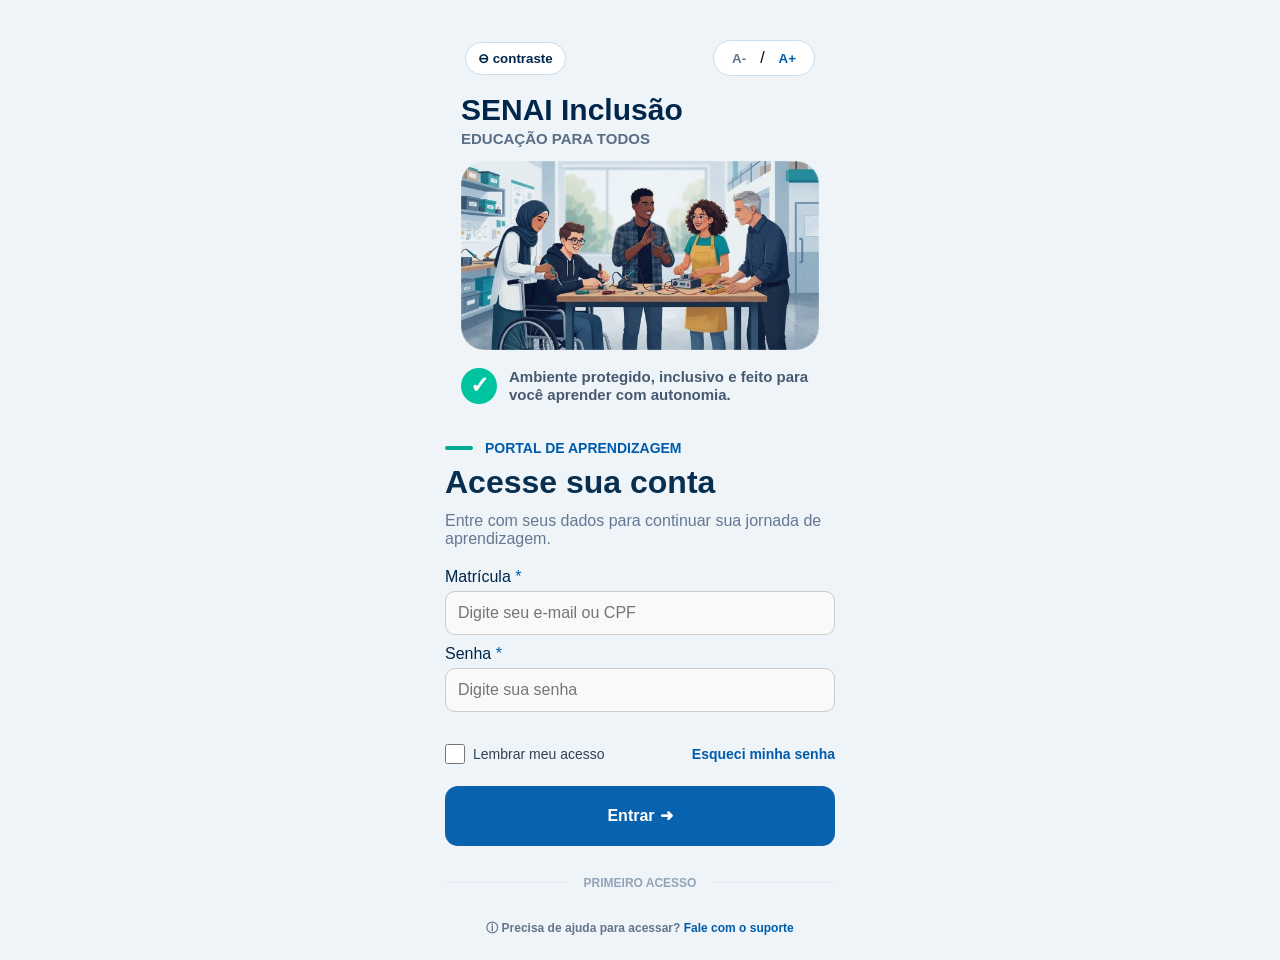
<file: index.html>
<!DOCTYPE html>
<html lang="pt-BR">
<head>
    <meta charset="UTF-8">
    <meta name="viewport" content="width=device-width, initial-scale=1.0">
    <title>SENAI INCLUSÃO - login</title>

    <!--Rederecionamento css-->
    <link rel="stylesheet" href="login.css">

</head>
<body>
    <form>
    <!--Inicio da tela-->
<div class="acecibilidade">
<button class="contraste">⊖ contraste</button>


<div class="tamanho-fonte">
<button>A-</button> 
<span>/</span>
<button class="paint">A+</button>
</div>

</div>
<!--Parte a cima da imagem colocando os textos-->
<div class="conteudo">

    <div class="desc">
<H1>SENAI Inclusão</H1>
<p class="subtitulo">EDUCAÇÃO PARA TODOS</p>

</div>
<!--imagem colocada-->
<img class="imagem-principal" src="imagem trabalho.jpeg" alt="imagem da tela de login">

<div class="descricao">
    <div class="icone-confirmacao">✓</div>
<!--textos abaixo da imagem-->
<p>Ambiente protegido, inclusivo e feito para você aprender com autonomia.</p>

    </div>
</div>
<!--Local de login-->
<div class="login-pasta">

    <div class="identificacao">
    <span class="linha"></span>
    
    <span style="color: #005CAA;"> PORTAL DE APRENDIZAGEM</span>
    </div>
    

    <div class="juntar-descricao">
    <H1>Acesse sua conta</H1>
    <p class="descricao">Entre com seus dados para continuar sua jornada de aprendizagem.</p>
    </div>


     <label style="color: #00274B;" for="matricula">Matrícula <span class="asteristico">*</span></label>
        <div class="campo">
        <span></span>
    <input type="text"
    placeholder="Digite seu e-mail ou CPF"
    id="matricula">
    </div>


    <label style="color: #00274B;" for="senha">Senha <span class="asteristico">*</span></label>
        <div class="campo">
            <span></span>
    <input type="text"
    placeholder="Digite sua senha"
    id="senha">
     <span></span>

    <br>

    
<div class="opcoes">

    <label class="lembrar">
        <input type="checkbox">
        Lembrar meu acesso
    </label>

    <a class="esqueci" href="">Esqueci minha senha</a>

</div>

<center>
    <a href="telainicio.html" class="entrar">
    Entrar <span>➜</span>
    </a>
</center>


<div class="divisor">
    <span></span>
<p>PRIMEIRO ACESSO</p>
    <span></span>
</div>
<!--rodapé do site - ajuda-->
<center>
<p class="suporte">
        ⓘ Precisa de ajuda para acessar?
        <a class="clique" href="">Fale com o suporte</a>
    </p>
</center>

</form>

</div>

</body>
</html>
</file>
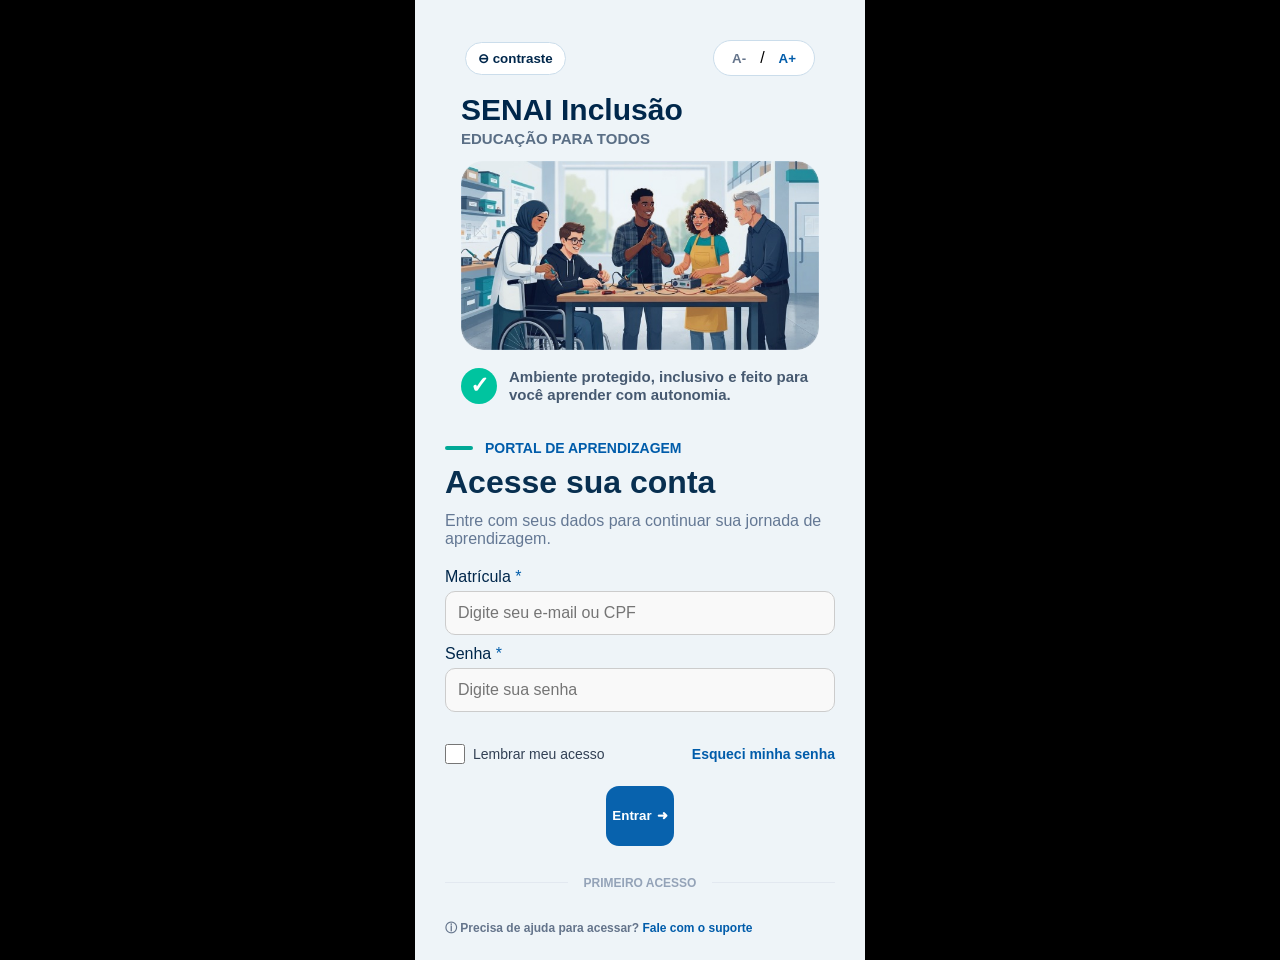
<file: site Senai inclusão/index.html>
<!DOCTYPE html>
<html lang="pt-BR">
<head>
    <meta charset="UTF-8">
    <meta name="viewport" content="width=device-width, initial-scale=1.0">
    <title>SENAI INCLUSÃO - login</title>

    <link rel="stylesheet" href="/css/login.css">

</head>
<body>
    <form>
    
<div class="acecibilidade">
<button class="contraste">⊖ contraste</button>


<div class="tamanho-fonte">
<button>A-</button> 
<span>/</span>
<button class="paint">A+</button>
</div>

</div>

<div class="conteudo">

    <div class="desc">
<H1>SENAI Inclusão</H1>
<p class="subtitulo">EDUCAÇÃO PARA TODOS</p>

</div>

<img class="imagem-principal" src="/img/imagem trabalho.jpeg" alt="imagem da tela de login">

<div class="descricao">
    <div class="icone-confirmacao">✓</div>

<p>Ambiente protegido, inclusivo e feito para você aprender com autonomia.</p>

    </div>
</div>

<div class="login-pasta">

    <div class="identificacao">
    <span class="linha"></span>
    
    <span style="color: #005CAA;"> PORTAL DE APRENDIZAGEM</span>
    </div>
    

    <div class="juntar-descricao">
    <H1>Acesse sua conta</H1>
    <p class="descricao">Entre com seus dados para continuar sua jornada de aprendizagem.</p>
    </div>


     <label style="color: #00274B;" for="matricula">Matrícula <span class="asteristico">*</span></label>
        <div class="campo">
        <span></span>
    <input type="text"
    placeholder="Digite seu e-mail ou CPF"
    id="matricula">
    </div>


    <label style="color: #00274B;" for="senha">Senha <span class="asteristico">*</span></label>
        <div class="campo">
            <span></span>
    <input type="text"
    placeholder="Digite sua senha"
    id="senha">
     <span></span>

    <br>

    
<div class="opcoes">

    <label class="lembrar">
        <input type="checkbox">
        Lembrar meu acesso
    </label>

    <a class="esqueci" href="">Esqueci minha senha</a>

</div>

<center>
    <button type="submit" class="entrar">
    Entrar <span>➜</span>
    </button>
</center>


<div class="divisor">
    <span></span>
<p>PRIMEIRO ACESSO</p>
    <span></span>
</div>

<p class="suporte">
        ⓘ Precisa de ajuda para acessar?
        <a class="clique" href="">Fale com o suporte</a>
    </p>

</form>

</div>

</body>
</html>
</file>
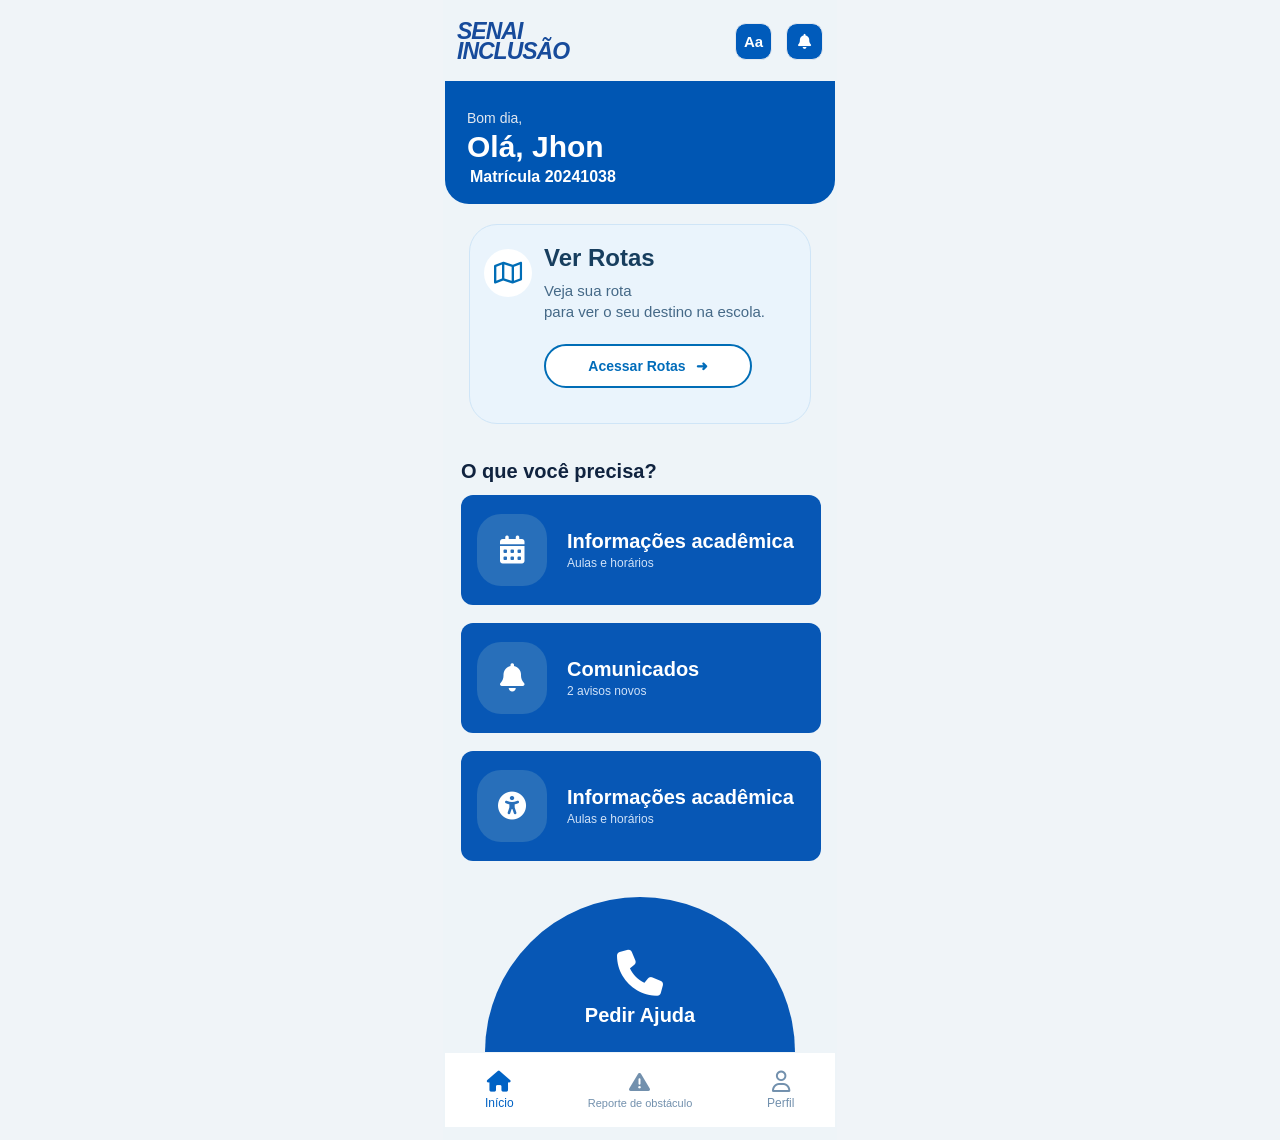
<file: telainicio.html>
<!DOCTYPE html>
<html lang="pt-BR">
<head>
    <meta charset="UTF-8">
    <meta name="viewport" content="width=device-width, initial-scale=1.0">
    <title>SENAI INCLUSÃO - Tela de inicio</title>

    <link rel="stylesheet" href="https://cdnjs.cloudflare.com/ajax/libs/font-awesome/6.4.0/css/all.min.css">

    <!--Rederecionamento css-->
    <link rel="stylesheet" href="telainicio.css">
</head>
<body>
    
<form>

   <!--cabeçalho da tela-->
<header class="cabecalho">

    <div class="logo">
        <span>SENAI</span>
        <span>INCLUSÃO</span>
    </div>
<!--botões e icones-->
    <div class="botoes-acessibilidade">
        <button class="botao-icone">Aa</button>

        <button class="botao-icone" aria-label="Notificações">
        <i class="fa-solid fa-bell"></i>
        </button>
    </div>

</header>

<!--background dos boas vindas-->
<div class="boas-vindas">
    <p>Bom dia,</p>
    <h1>Olá, Jhon</h1>
    <strong>Matrícula 20241038</strong>
</div>

<!--parte do mapa(background) e seus icones alinhados-->
<div class="conteudo-home">

    <section class="cartao-rotas">

        <div class="icone-mapa">
            <i class="fa-regular fa-map"></i>
        </div>

        <div class="informacoes-rotas">
            <h2>Ver Rotas</h2>

            <p>
                Veja sua rota<br>
                para ver o seu destino na escola.
            </p>

            <a href="telarotas.html" class="botao-rotas">
                Acessar Rotas <span>➜</span>
            </a>
        </div>

    </section>

</div>

<!--parte dos atalhos e as opções-->

<div class="interface">
    <h3 class="titulo-secao">O que você precisa?</h3>
    
<div class="calendario">
    <div
        <button class="icone-calendario" -label="Calendário">
        <i class="fa-solid fa-calendar-days"></i>
        </button>
    </div>

    <div class="info-calendario">
        <strong>Informações acadêmica</strong>
        <p>Aulas e horários</p>
    </div>

</div>

<br>

<div class="calendario">
    <div
        <button class="icone-calendario" -label="Calendário">
        <i class="fa-solid fa-bell"></i>
        </button>
    </div>

    <div class="info-calendario">
        <strong>Comunicados</strong>
        <p>2 avisos novos</p>
    </div>

</div>

<br>

<div class="calendario">
    <div
        <button class="icone-calendario" -label="Calendário">
        <i class="fa-solid fa-universal-access"></i>
        </button>
    </div>

    <div class="info-calendario">
        <strong>Informações acadêmica</strong>
        <p>Aulas e horários</p>
    </div>
    

</div>
    </div>


<!--parte da opção de pedir ajuda-->
    <div class="rodape-home">

    <button class="botao-pedir-ajuda">
        <i class="fa-solid fa-phone"></i>
        <span>Pedir Ajuda</span>
    </button>
    </div>

<!--Menu do app onde se locomove pelos icones-->
 <nav class="menu-inferior">
 
        <a href="#" class="item-menu ativo">
            <i class="fa-solid fa-house"></i>
            <span>Início</span>
        </a>

        <a href="#" class="item-menu">
            <i class="fa-solid fa-triangle-exclamation"></i>
            <span>Reporte de obstáculo</span>
        </a>

        <a href="#" class="item-menu">
            <i class="fa-regular fa-user"></i>
            <span>Perfil</span>
        </a>

    </nav>

</div>
    </div>
   


</form>

</div>

</body>
</html>
</file>
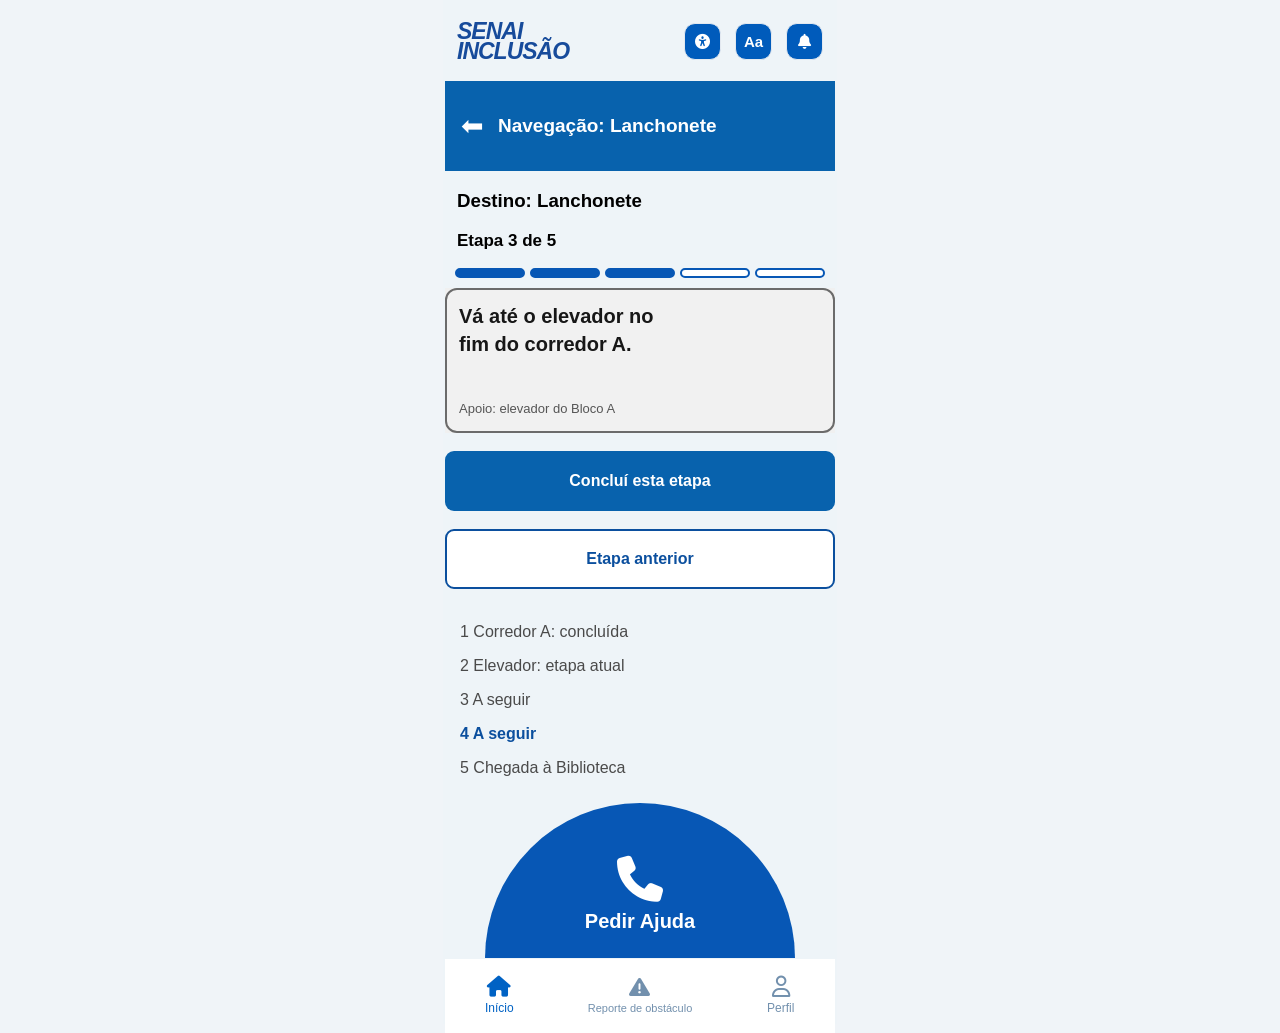
<file: telarotas.html>
<!DOCTYPE html>
<html lang="pt-BR">
<head>
    <meta charset="UTF-8">
    <meta name="viewport" content="width=device-width, initial-scale=1.0">
    <title>SENAI INCLUSÃO - Informações acadêmicas</title>

    <link rel="stylesheet" href="https://cdnjs.cloudflare.com/ajax/libs/font-awesome/6.4.0/css/all.min.css">

    <link rel="stylesheet" href="telarotas.css">

</head>
<body>
  <form>

   <!--cabeçalho da tela-->
<header class="cabecalho">

    <div class="logo">
        <span>SENAI</span>
        <span>INCLUSÃO</span>
    </div>
<!--botões e icones-->

    <div class="botoes-acessibilidade">

    <button class="botao-icone" aria-label="Acessibilidade">
        <i class="fa-solid fa-universal-access"></i>
    </button>

    <button class="botao-icone">Aa
    </button>

    <button class="botao-icone" aria-label="Notificações">
        <i class="fa-solid fa-bell"></i>
    </button>

</div>

</header>
<!--parte da navegação de tela e o botão de voltar-->
<header class="cabecalho-navegacao">
    <a href="telainicio.html" class="voltar" aria-label="Voltar"> ⬅
    </a>

     <H2>Navegação: Lanchonete</H2>
    

</header>
<!--parte dos textos de etapas e o destino-->
<div class="proximo">
<h3>Destino: Lanchonete</h3>

<h3 class="tamanho">Etapa 3 de 5</h3>
</div>

<!--linhas de progresso-->
<div class="progresso">
    <span class="linha preenchida"></span>
    <span class="linha preenchida"></span>
    <span class="linha preenchida"></span>
    <span class="linha"></span>
    <span class="linha"></span>
</div>

<!--cartão de instrução do usuario-->
<div class="cartao-instrucao">

    <div class="conteudo-instrucao">
        <h2>
            Vá até o elevador no
            <br>
            fim do corredor A.
        </h2>

        <p>Apoio: elevador do Bloco A</p>
    </div>

</div>

<!--botões para continuar ou voltar as etapas de navegação-->
<br>

    <a href="" class="entrar">
    Concluí esta etapa
    </a>
<br>
    <a href="" class="etapas">
    Etapa anterior
    </a>
<br>
<div class="etapa">
    <p>1 Corredor A: concluída</p>
    <p>2 Elevador: etapa atual</p>
    <p>3 A seguir</p>
    <b style="color: #0B4F9E;">4 A seguir</b>
    <p>5 Chegada à Biblioteca</p>
</div>

<!--parte da opção de pedir ajuda -->
<div class="final">
    <div class="rodape-home">

    <button class="botao-pedir-ajuda">
        <i class="fa-solid fa-phone"></i>
        <span>Pedir Ajuda</span>
    </button>
    </div>

<!--Menu do app onde se locomove pelos icones-->
 <nav class="menu-inferior">
 
        <a href="#" class="item-menu ativo">
            <i class="fa-solid fa-house"></i>
            <span>Início</span>
        </a>

        <a href="#" class="item-menu">
            <i class="fa-solid fa-triangle-exclamation"></i>
            <span>Reporte de obstáculo</span>
        </a>

        <a href="#" class="item-menu">
            <i class="fa-regular fa-user"></i>
            <span>Perfil</span>
        </a>
        </div>

    </nav>

</div>
    </div>
    



</body> 
</html>
</file>
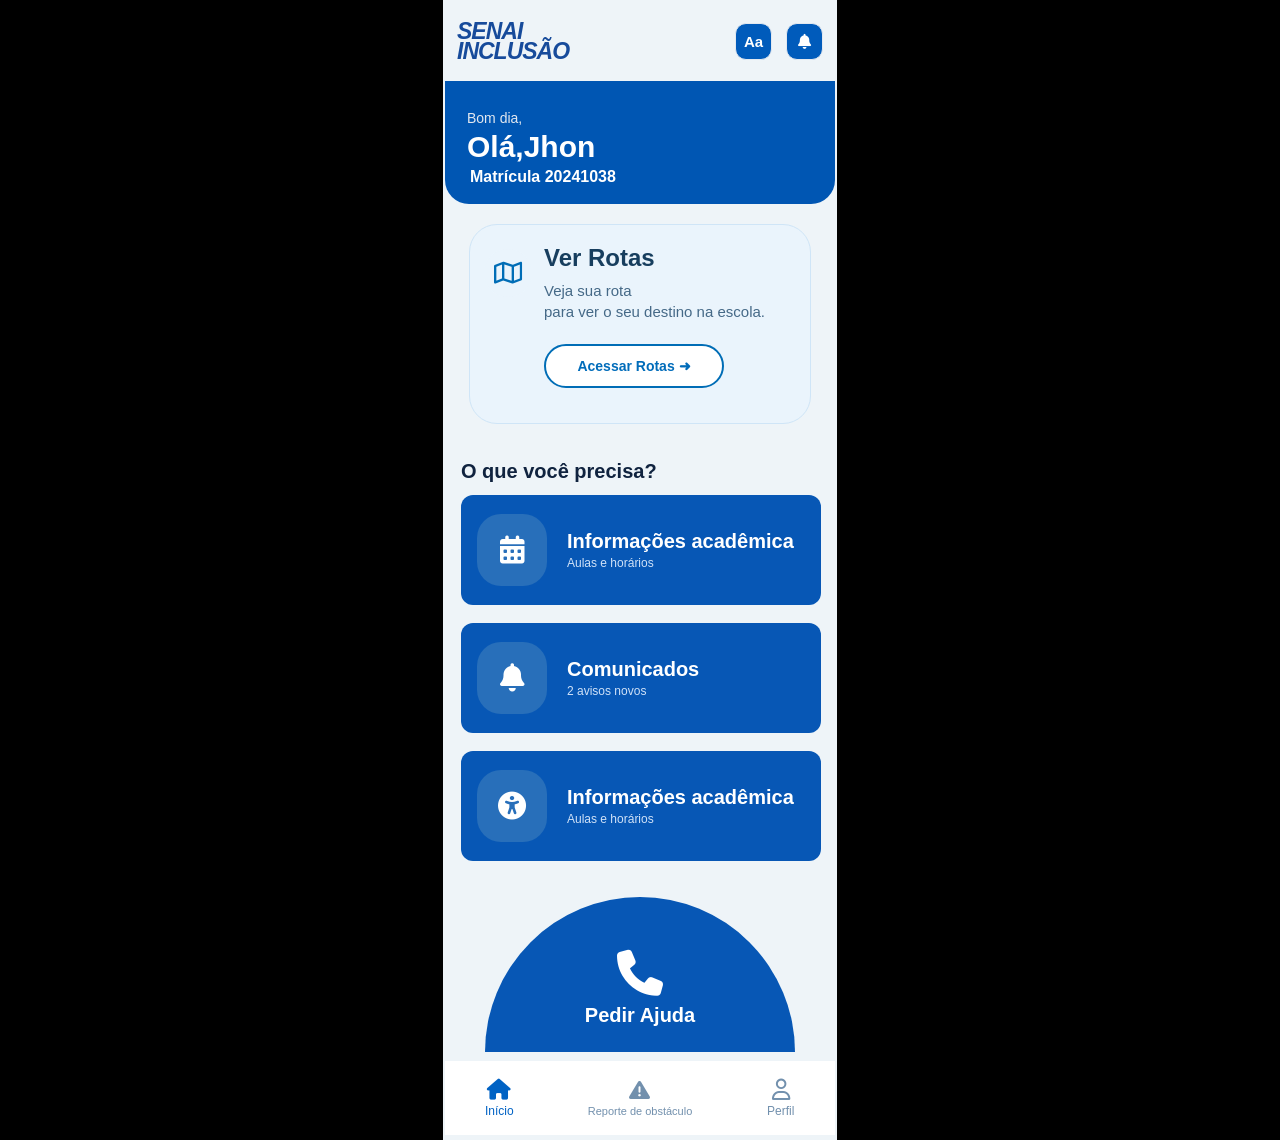
<file: telas/telainicio.html>
<!DOCTYPE html>
<html lang="pt-BR">
<head>
    <meta charset="UTF-8">
    <meta name="viewport" content="width=device-width, initial-scale=1.0">
    <title>SENAI INCLUSÃO - Tela de inicio</title>

    <link rel="stylesheet" href="https://cdnjs.cloudflare.com/ajax/libs/font-awesome/6.4.0/css/all.min.css">

    <style>
            /* mudando a tela principal */
   body {
    margin: 0;
    padding: 0;

    width: 100%;
    min-height: 100vh;
    min-height: 100svh;

    font-family: Arial, sans-serif;
    background-color: black;

    display: flex;
    justify-content: center;
    align-items: flex-start;
}

    /*mudando para o formato mobile*/
form{
    background-color: #EEF4F8;
    padding : 2px;
    box-shadow: 0 0 20px color: green;
    width: 390px;
    height: 1136px;
}

 /* Cabeçalho para ficar alinhado um ao lado do outro*/
    .cabecalho {
        display: flex;
        justify-content: space-between;
        align-items: center;

        padding: 20px 12px;
    }

    /* Logo */
    .logo {
        display: flex;
        flex-direction: column;

        color: #174b9b;
        font-size: 23px;
        font-weight: 900;
        font-style: italic;
        line-height: 0.85;
        letter-spacing: -1px;
    }

    /* Botões à direita */
    .botoes-acessibilidade {
        display: flex;
        align-items: center;
        gap: 14px;
    }

    .botao-icone {
        width: 37px;
        height: 37px;

        display: flex;
        justify-content: center;
        align-items: center;

        background-color: #005bbb;
        color: white;

        border: 1px solid #E2E8F0;
        border-radius: 11px;

        font-size: 15px;
        font-weight: bold;
        cursor: pointer;
    }


    /* Cabeçalho azul */
.boas-vindas {
    background-color: #0056B3;
    color: white;

    padding: 28px 32px 18px;
    border-radius: 0 0 24px 24px;
}

.boas-vindas p {
    font-size: 14px;
    margin: 1px 0 4px;
    color: #E2E8F0;
}

.boas-vindas h1 {
    font-size: 30px;
    margin: 0 0 4px;
    color: white;
}

.boas-vindas strong {
    font-size: 16px;
    margin-left: 3px;
}

/* Área abaixo do cabeçalho */
.conteudo-home {
    padding: 20px 24px;
}

/* Cartão Ver Rotas */
.cartao-rotas {
    position: relative;

    display: flex;
    align-items: flex-start;
    gap: 14px;

    padding: 28px 18px 22px;
    min-height: 200px;
    box-sizing: border-box;

    background-color: #eaf4fc;
    border: 1px solid #cfe5f7;
    border-radius: 28px;
    overflow: hidden;
}

/* Ícone do mapa */
.icone-mapa {
    width: 58px;
    height: 58px;
    min-width: 58px;

    display: flex;
    align-items: center;
    justify-content: center;

    background-color: #EAF4FC;
    border-radius: 50%;
    color: #006DB6;

    font-size: 30px;
}

/* Texto das rotas */
.informacoes-rotas {
    position: relative;
    z-index: 1;
    flex: 1;
    min-width: 0;
}

.informacoes-rotas h2 {
    color: #173e5e;
    font-size: 28px;
    margin: -5px 0 8px;
}

.informacoes-rotas p {
    color: #456987;
    font-size: 17px;
    line-height: 1.4;
    margin: 0 0 22px;
}

/* Botão Acessar Rotas */
.botao-rotas {
    display: flex;
    align-items: center;
    justify-content: center;
    gap: 18px;

    background-color: white;
    color: #006cba;

    border: 2px solid #006DB6;
    border-radius: 40px;

    padding: 14px 18px;
    font-size: 17px;
    font-weight: bold;
    white-space: nowrap;
    cursor: pointer;
}

/* Ilustração decorativa à direita */

    .boas-vindas {
        padding-left: 22px;
        padding-right: 21px;
    }

    .cartao-rotas {
        gap: 12px;
        padding: 24px 14px;
    }

    .icone-mapa {
        width: 48px;
        height: 48px;
        min-width: 48px;
        font-size: 25px;
    }

    .informacoes-rotas h2 {
        font-size: 24px;
    }

    .informacoes-rotas p {
        font-size: 15px;
    }

    .botao-rotas {
        gap: 10px;
        width: 180px;
        padding: 12px;
        font-size: 14px;
    }

.interface {
    padding: 16px;
    box-sizing: border-box;
}

.titulo-secao {
    color: #10233f;
    font-size: 20px;
    margin: 0 0 12px;
}

/* Cartão de informações acadêmicas */
.calendario {
    display: flex;
    align-items: center;
    gap: 20px;

    width: 360px;
    height: 100px;
    min-height: 110px;
    padding: 16px;

    box-sizing: border-box;
    background-color: #0757b5;
    border-radius: 12px;
}

/* Botão com o ícone */
.icone-calendario {

    display: flex;
    align-items: center;
    justify-content: center;

    background-color: #286fba;
    color: white;
    border: none;
    border-radius: 24px;

    font-size: 32px;
    cursor: pointer;
}

/* Textos à direita do ícone */
.info-calendario {
    display: flex;
    flex-direction: column;
    gap: 3px;
}

.info-calendario strong {
    color: white;
    font-size: 20px;
}

.info-calendario p {
    color: #d0e2f8;
    font-size: 12px;
    margin: 0;
}

    .icone-calendario {
        width: 64px;
        height: 72px;
        min-width: 70px;
        font-size: 28px;
    }

    .info-calendario strong {
        font-size: 20px;
        cursor: pointer;
    }

    
/* Área inferior da tela */
.rodape-home {
    width: 100%;
    margin-top: 10px;
    padding-top: 10px;
    box-sizing: border-box;
}

/* Botão grande de pedir ajuda */
.botao-pedir-ajuda {
    width: 80%;
    max-width: 310px;
    height: 155px;

    display: flex;
    flex-direction: column;
    align-items: center;
    justify-content: flex-end;
    gap: 8px;

    padding-bottom: 25px;
    box-sizing: border-box;
    margin: 0 auto 9px;

    background-color: #0757b5;
    color: white;

    border: none;
    border-radius: 160px 160px 0 0;

    font-family: Arial, sans-serif;
    font-size: 20px;
    font-weight: bold;
    cursor: pointer;
}

/* Ícone de telefone */
.botao-pedir-ajuda i {
    font-size: 46px;
}

/* Barra branca de navegação */
.menu-inferior {
    display: grid;
    grid-template-columns: 1fr 1.8fr 1fr;
    align-items: center;

    width: 100%;
    min-height: 74px;
    padding: 8px 4px;
    box-sizing: border-box;

    background-color: white;
}

/* Cada item da navegação */
.item-menu {
    display: flex;
    flex-direction: column;
    align-items: center;
    justify-content: center;
    gap: 4px;

    color: #7290ad;
    text-decoration: none;
    text-align: center;

    font-size: 12px;
}

/* Ícones da navegação */
.item-menu i {
    font-size: 21px;
}

/* Item selecionado */
.item-menu.ativo {
    color: #0062c4;
}

/* Evita que o texto central quebre de forma estranha */
.item-menu:nth-child(2) span {
    white-space: nowrap;
    font-size: 11px;
}





</style>


</head>
<body>
    
<form>

   <!--cabeçalho da tela-->
<header class="cabecalho">

    <div class="logo">
        <span>SENAI</span>
        <span>INCLUSÃO</span>
    </div>
<!--botões e icones-->
    <div class="botoes-acessibilidade">
        <button class="botao-icone">Aa</button>

        <button class="botao-icone" aria-label="Notificações">
        <i class="fa-solid fa-bell"></i>
        </button>
    </div>

</header>

<!--background dos boas vindas-->
<div class="boas-vindas">
    <p>Bom dia,</p>
    <h1>Olá,Jhon</h1>
    <strong>Matrícula 20241038</strong>
</div>

<!--parte do mapa(background) e seus icones alinhados-->
<div class="conteudo-home">

    <section class="cartao-rotas">

        <div class="icone-mapa">
            <i class="fa-regular fa-map"></i>
        </div>

        <div class="informacoes-rotas">
            <h2>Ver Rotas</h2>

            <p>
                Veja sua rota<br>
                para ver o seu destino na escola.
            </p>

            <button class="botao-rotas">
                Acessar Rotas ➜
            </button>
        </div>

    </section>

</div>

<!--parte dos atalhos para as opções-->

<div class="interface">
    <h3 class="titulo-secao">O que você precisa?</h3>
    
<div class="calendario">
    <div
        <button class="icone-calendario" -label="Calendário">
        <i class="fa-solid fa-calendar-days"></i>
        </button>
    </div>

    <div class="info-calendario">
        <strong>Informações acadêmica</strong>
        <p>Aulas e horários</p>
    </div>

</div>

<br>

<div class="calendario">
    <div
        <button class="icone-calendario" -label="Calendário">
        <i class="fa-solid fa-bell"></i>
        </button>
    </div>

    <div class="info-calendario">
        <strong>Comunicados</strong>
        <p>2 avisos novos</p>
    </div>

</div>

<br>

<div class="calendario">
    <div
        <button class="icone-calendario" -label="Calendário">
        <i class="fa-solid fa-universal-access"></i>
        </button>
    </div>

    <div class="info-calendario">
        <strong>Informações acadêmica</strong>
        <p>Aulas e horários</p>
    </div>
    

</div>
    </div>



    <div class="rodape-home">

    <button class="botao-pedir-ajuda">
        <i class="fa-solid fa-phone"></i>
        <span>Pedir Ajuda</span>
    </button>
    </div>


 <nav class="menu-inferior">
 
        <a href="#" class="item-menu ativo">
            <i class="fa-solid fa-house"></i>
            <span>Início</span>
        </a>

        <a href="#" class="item-menu">
            <i class="fa-solid fa-triangle-exclamation"></i>
            <span>Reporte de obstáculo</span>
        </a>

        <a href="#" class="item-menu">
            <i class="fa-regular fa-user"></i>
            <span>Perfil</span>
        </a>

    </nav>

</div>
    </div>
   


</form>

</div>

</body>
</html>
</file>
<file: login.css>
/* mudando a tela principal para responsivo  */
       
   body {
    margin: 0;
    padding: 0;

    width: 100%;
    min-height: 100vh;
    min-height: 100svh;

    font-family: Arial, sans-serif;
    background-color: #F0F4F8;

    display: flex;
    justify-content: center;
    align-items: flex-start;
}


    /*mudando para o formato mobile*/
form{
    background-color: #EEF4F8;
    padding : 30px;
    box-shadow: 0 0 20px color: green;
    width: 390px;
    height: 900px;
}
             
/*mudando os text de informação*/
input{
    width: 100%;
    padding: 12px;
    border: 1px solid #ccc;
    border-radius: 10px;
    font-size: 16px;
    box-sizing: border-box;
    margin-top: 5px;
    margin-bottom: 10px;
    background-color: #f9f9f9;
}

  /*tamanho da imagem*/
img{
    border-radius: 10px;
    width: 100%;
    mix-blend-mode: multiply;
}

/*mudando o local dos butões de cima*/
.acecibilidade{
    display: flex;
    justify-content: space-between;
    align-items: center;

    width: 100%;
    padding: 10px 20px;
    box-sizing: border-box;
}
/*mudando as cores e o tamanho*/
.contraste,
.tamanho-fonte {
    display: flex;
    justify-content: center;
    align-items: center;

    background-color: white;
    border: 1px solid #cbddeb;
    border-radius: 20px;
    padding: 8px 12px;
}
/*mudando a cor do constraste apenas*/
.contraste{
    color: #00274B;
}
/*mudando o tamanho*/
.tamanho-fonte {
    gap: 8px;
}

/*deixando os button bonitos e apresentaveis*/
button {
    background: none;
    border: none;
    cursor: pointer;
    color: #64748B;
    font-weight: bold;
}
/*mudando a cor do A+*/
.paint{
    color: #005CAA;
}

/*Ajustar proporção da imagem*/
.conteudo{
    width: 100%;
    max-width: 420px;
    padding: 16px;
    margin: 0 auto;
    box-sizing: border-box;
}

/*Ajustar proporção dos textos*/
.conteudo h1{
    font-size: 30px;
    color: #00274B;
    margin: 0 0 18px;
}

/*Ajustar proporção do tamanho do subtitulo, espaçamento etc*/
.subtitulo{
    font-size: 14px;
    color: #5A6E85;
    margin: 0 0 18px;
    font-size: 15px;
    font-weight: bold;

}

/*Ajustar largura desse texto com outro*/
.desc{
    line-height: 0.50;
}

/*Ajustar os textos com a proporção da imagem*/
.imagem-principal {
    width: 100%;
    height: auto;
    display: block;
    border-radius: 22px;
    margin-bottom: 18px;
}

/*Ajustar para ficar alinhado ao "emoji"*/
.descricao{
    display: flex;
    align-items: center;
    gap: 12px;


}

/*Imagem em volta do icone de confirmação verde*/
.icone-confirmacao{
    width: 36px;
    height: 36px;
    min-width: 36px;
    border-radius: 50%;
    background-color: #00C49F;
    color: white;

    display: flex;
    align-items: center;
    justify-content: center;

    font-size: 23px;
    font-weight: bold;
}

/*Ajustar texto e cor do titulo*/
.descricao p {
    margin: 0;
    color: #465970;
    font-size: 15px;
    font-weight: bold;
    line-height: 1.2;
}

/*Ajustar tamanho, cor e formatação do texto para os dados*/
.identificacao {
    display: flex;
    align-items: center;
    gap: 12px;

    color: #0061b5;
    font-weight: bold;
    font-size: 14px;
    margin-bottom: 12px;
}

/*Linha ao lado verde*/
.linha {
    width: 28px;
    height: 4px;
    background-color: #00A896;
    border-radius: 5px;
}

/*Ajustar tamanho do texto*/
h1 {
    color: #082f50;
    font-size: 32px;
    margin: 0 0 10px;
}

/*Ajustar espaçamento de texto*/
.descricao {
    color: #647894;
    font-size: 16px;
    line-height: 1.1;
    margin-bottom: 20px;
}

/*juntar os textos para ficarem mais proximos*/
.juntar-descricao{
    line-height: 0.90;
}

/*Mudar cor individualmente do asteristico*/
.asteristico{
    color: #005CAA;
}

/*ajustar posição da checkbox*/
.opcoes {
    display: flex;
    align-items: center;
    justify-content: space-between;
    gap: 8px;
    width: 100%;
    margin: 22px 0;
}

/*Ajustar fonte da frase da checkbox*/
.lembrar {
    display: flex;
    align-items: center;
    gap: 8px;
    white-space: nowrap;
    font-size: 14px;
    color: #334155;
    cursor: pointer;
}

/*Ajustar proporção do checkbox*/
.lembrar input {
    width: 20px;
    height: 20px;
    margin: 0;
    accent-color: #005CAA;
    cursor: pointer;
}

/*ajustar cor e posição do "esqueci minha senha"*/
.esqueci {
    font-size: 14px;
    font-weight: bold;
    color: #005CAA;
    white-space: nowrap;
}

/*Ajustando button*/
.entrar {
    height: 60px;
    box-sizing: border-box;

    display: flex;
    align-items: center;
    justify-content: center;
    gap: 5px;

    background-color: #0862ad;
    color: white;

    border: none;
    border-radius: 13px;
    
    font-weight: bold;
    text-decoration: none;

    cursor: pointer;
}

/*ajustando o local do divisor*/
.divisor {
    display: flex;
    align-items: center;
    gap: 16px;
    margin: 30px 0;
}

/*criando divisor ao lado*/
.divisor span {
    flex: 1;
    height: 1px;
    background-color: #E2E8F0;
}

/*mudando formatação dentro da divisão*/
.divisor p {
    margin: 0;
    color: #94A3B8;
    font-size: 12px;
    font-weight: bold;
    white-space: nowrap;
}

/*ajustando alinhamento do suporte */
.suporte{
    margin: 0;
    color: #64748B;
    font-size: 12px;
    font-weight: bold;
    white-space: nowrap;
}

/*tirando o sublinhamento e colocando uma nova cor */
.clique{
    text-decoration: none;
    color: #005CAA;
}

a{
 text-decoration: none;
 color:white
}
</file>
<file: css/login.css>
/* mudando a tela principal */
       
   body {
    margin: 0;
    padding: 0;

    width: 100%;
    min-height: 100vh;
    min-height: 100svh;

    font-family: Arial, sans-serif;
    background-color: black;

    display: flex;
    justify-content: center;
    align-items: flex-start;
}


    /*mudando para o formato mobile*/
form{
    background-color: #EEF4F8;
    padding : 30px;
    box-shadow: 0 0 20px color: green;
    width: 390px;
    height: 900px;
}
             
/*mudando os text de informação*/
input{
    width: 100%;
    padding: 12px;
    border: 1px solid #ccc;
    border-radius: 10px;
    font-size: 16px;
    box-sizing: border-box;
    margin-top: 5px;
    margin-bottom: 10px;
    background-color: #f9f9f9;
}

  /*tamanho da imagem*/
img{
    border-radius: 10px;
    width: 100%;
    mix-blend-mode: multiply;
}

/*mudando o local dos butões de cima*/
.acecibilidade{
    display: flex;
    justify-content: space-between;
    align-items: center;

    width: 100%;
    padding: 10px 20px;
    box-sizing: border-box;
}
/*mudando as cores e o tamanho*/
.contraste,
.tamanho-fonte {
    display: flex;
    justify-content: center;
    align-items: center;

    background-color: white;
    border: 1px solid #cbddeb;
    border-radius: 20px;
    padding: 8px 12px;
}
/*mudando a cor do constraste apenas*/
.contraste{
    color: #00274B;
}
/*mudando o tamanho*/
.tamanho-fonte {
    gap: 8px;
}

/*deixando os button bonitos e apresentaveis*/
button {
    background: none;
    border: none;
    cursor: pointer;
    color: #64748B;
    font-weight: bold;
}
/*mudando a cor do A+*/
.paint{
    color: #005CAA;
}

/*Ajustar proporção da imagem*/
.conteudo{
    width: 100%;
    max-width: 420px;
    padding: 16px;
    margin: 0 auto;
    box-sizing: border-box;
}

/*Ajustar proporção dos textos*/
.conteudo h1{
    font-size: 30px;
    color: #00274B;
    margin: 0 0 18px;
}

/*Ajustar proporção do tamanho do subtitulo, espaçamento etc*/
.subtitulo{
    font-size: 14px;
    color: #5A6E85;
    margin: 0 0 18px;
    font-size: 15px;
    font-weight: bold;

}

/*Ajustar largura desse texto com outro*/
.desc{
    line-height: 0.50;
}

/*Ajustar os textos com a proporção da imagem*/
.imagem-principal {
    width: 100%;
    height: auto;
    display: block;
    border-radius: 22px;
    margin-bottom: 18px;
}

/*Ajustar para ficar alinhado ao "emoji"*/
.descricao{
    display: flex;
    align-items: center;
    gap: 12px;


}

/*Imagem em volta do icone de confirmação verde*/
.icone-confirmacao{
    width: 36px;
    height: 36px;
    min-width: 36px;
    border-radius: 50%;
    background-color: #00C49F;
    color: white;

    display: flex;
    align-items: center;
    justify-content: center;

    font-size: 23px;
    font-weight: bold;
}

/*Ajustar texto e cor do titulo*/
.descricao p {
    margin: 0;
    color: #465970;
    font-size: 15px;
    font-weight: bold;
    line-height: 1.2;
}

/*Ajustar tamanho, cor e formatação do texto para os dados*/
.identificacao {
    display: flex;
    align-items: center;
    gap: 12px;

    color: #0061b5;
    font-weight: bold;
    font-size: 14px;
    margin-bottom: 12px;
}

/*Linha ao lado verde*/
.linha {
    width: 28px;
    height: 4px;
    background-color: #00A896;
    border-radius: 5px;
}

/*Ajustar tamanho do texto*/
h1 {
    color: #082f50;
    font-size: 32px;
    margin: 0 0 10px;
}

/*Ajustar espaçamento de texto*/
.descricao {
    color: #647894;
    font-size: 16px;
    line-height: 1.1;
    margin-bottom: 20px;
}

/*juntar os textos para ficarem mais proximos*/
.juntar-descricao{
    line-height: 0.90;
}

/*Mudar cor individualmente do asteristico*/
.asteristico{
    color: #005CAA;
}

/*ajustar posição da checkbox*/
.opcoes {
    display: flex;
    align-items: center;
    justify-content: space-between;
    gap: 8px;
    width: 100%;
    margin: 22px 0;
}

/*Ajustar fonte da frase da checkbox*/
.lembrar {
    display: flex;
    align-items: center;
    gap: 8px;
    white-space: nowrap;
    font-size: 14px;
    color: #334155;
    cursor: pointer;
}

/*Ajustar proporção do checkbox*/
.lembrar input {
    width: 20px;
    height: 20px;
    margin: 0;
    accent-color: #005CAA;
    cursor: pointer;
}

/*ajustar cor e posição do "esqueci minha senha"*/
.esqueci {
    font-size: 14px;
    font-weight: bold;
    color: #005CAA;
    white-space: nowrap;
}

/*Ajustando button*/
.entrar {
    height: 60px;
    box-sizing: border-box;

    display: flex;
    align-items: center;
    justify-content: center;
    gap: 5px;

    background-color: #0862ad;
    color: white;

    border: none;
    border-radius: 13px;
    
    font-weight: bold;
    text-decoration: none;

    cursor: pointer;
}

/*ajustando o local do divisor*/
.divisor {
    display: flex;
    align-items: center;
    gap: 16px;
    margin: 30px 0;
}

/*criando divisor ao lado*/
.divisor span {
    flex: 1;
    height: 1px;
    background-color: #E2E8F0;
}

/*mudando formatação dentro da divisão*/
.divisor p {
    margin: 0;
    color: #94A3B8;
    font-size: 12px;
    font-weight: bold;
    white-space: nowrap;
}

/*ajustando alinhamento do suporte */
.suporte{
    margin: 0;
    color: #64748B;
    font-size: 12px;
    font-weight: bold;
    white-space: nowrap;
}

/*tirando o sublinhamento e colocando uma nova cor */
.clique{
    text-decoration: none;
    color: #005CAA;
}

a{
 text-decoration: none;
 color:white
}
</file>
<file: telainicio.css>
/* mudando a tela principal para responsivo  */
   body {
    margin: 0;
    padding: 0;

    width: 100%;
    min-height: 100vh;
    min-height: 100svh;

    font-family: Arial, sans-serif;
    background-color: #F0F4F8;

    display: flex;
    justify-content: center;
    align-items: flex-start;
}

    /*mudando para o formato mobile*/
form{
    background-color: #EEF4F8;
    padding : 2px;
    box-shadow: 0 0 20px color: green;
    width: 390px;
    height: 1136px;
}

a{
 text-decoration: none;
}

 /* Cabeçalho para ficar alinhado um ao lado do outro*/
    .cabecalho {
        display: flex;
        justify-content: space-between;
        align-items: center;

        padding: 20px 12px;
    }

    /* Logo */
    .logo {
        display: flex;
        flex-direction: column;

        color: #174b9b;
        font-size: 23px;
        font-weight: 900;
        font-style: italic;
        line-height: 0.85;
        letter-spacing: -1px;
    }

    /* Botões alinhados a direita */
    .botoes-acessibilidade {
        display: flex;
        align-items: center;
        gap: 14px;
    }
 /* Botões alinhados centralizados e com seus backgrounds em volta*/
    .botao-icone {
        width: 37px;
        height: 37px;

        display: flex;
        justify-content: center;
        align-items: center;

        background-color: #005bbb;
        color: white;

        border: 1px solid #E2E8F0;
        border-radius: 11px;

        font-size: 15px;
        font-weight: bold;
        cursor: pointer;
    }


    /* Cabeçalho azul */
.boas-vindas {
    background-color: #0056B3;
    color: white;

    padding: 28px 32px 18px;
    border-radius: 0 0 24px 24px;
}
/* Botões alinhados a direita */
.boas-vindas p {
    font-size: 14px;
    margin: 1px 0 4px;
    color: #E2E8F0;
}
/* Mudança de cor e posição do texto */
.boas-vindas h1 {
    font-size: 30px;
    margin: 0 0 4px;
    color: white;
}
/* Mudança da posição do texto */
.boas-vindas strong {
    font-size: 16px;
    margin-left: 3px;
}

/* Área de rotas */
.conteudo-home {
    padding: 20px 24px;
}

/* Cartão Ver Rotas */
.cartao-rotas {
    position: relative;

    display: flex;
    align-items: flex-start;
    gap: 14px;

    padding: 28px 18px 22px;
    min-height: 200px;
    box-sizing: border-box;

    background-color: #eaf4fc;
    border: 1px solid #cfe5f7;
    border-radius: 28px;
    overflow: hidden;
}

/* Ícone do mapa ao lado esquerdo */
.icone-mapa {
    width: 58px;
    height: 58px;
    min-width: 58px;

    display: flex;
    align-items: center;
    justify-content: center;

    background-color: #EAF4FC;
    border-radius: 50%;
    color: #006DB6;

    font-size: 30px;
}

/* textos da rota centralizada ao lado da outra */
.informacoes-rotas h2 {
    color: #173e5e;
    font-size: 28px;
    margin: -5px 0 8px;
}

.informacoes-rotas p {
    color: #456987;
    font-size: 17px;
    line-height: 1.4;
    margin: 0 0 22px;
}

/* Botão Acessar Rotas */
.botao-rotas {
    display: flex;
    align-items: center;
    justify-content: center;
    gap: 18px;

    background-color: white;
    color: #006cba;

    border: 2px solid #006DB6;
    border-radius: 40px;

    font-weight: bold;
    white-space: nowrap;
    cursor: pointer;
}

/* Centralização dos demais grupos de boas vindas e cartão de rotas */

    .boas-vindas {
        padding-left: 22px;
        padding-right: 21px;
    }

    .cartao-rotas {
        gap: 12px;
        padding: 24px 14px;
    }

    .icone-mapa {
        width: 48px;
        height: 48px;
        background-color: white;
        min-width: 48px;
        font-size: 25px;
    }

    .informacoes-rotas h2 {
        font-size: 24px;
    }

    .informacoes-rotas p {
        font-size: 15px;
    }

    .botao-rotas {
        gap: 10px;
        width: 180px;
        padding: 12px;
        font-size: 14px;
    }

.interface {
    padding: 16px;
    box-sizing: border-box;
}

.titulo-secao {
    color: #10233f;
    font-size: 20px;
    margin: 0 0 12px;
}

/* Cartão de opções do app */
.calendario {
    display: flex;
    align-items: center;
    gap: 20px;

    width: 360px;
    height: 100px;
    min-height: 110px;
    padding: 16px;

    box-sizing: border-box;
    background-color: #0757b5;
    border-radius: 12px;
}

/* Botão dos ícones alinhados e customizados  */
.icone-calendario {

    display: flex;
    align-items: center;
    justify-content: center;

    background-color: #286fba;
    color: white;
    border: none;
    border-radius: 24px;

    font-size: 32px;
    cursor: pointer;
}

/* Textos à direita do ícone*/
.info-calendario {
    display: flex;
    flex-direction: column;
    gap: 3px;
}
/* Textos com cor*/
.info-calendario strong {
    color: white;
    font-size: 20px;
}
/* Textos à direita/ cor*/
.info-calendario p {
    color: #d0e2f8;
    font-size: 12px;
    margin: 0;
}

    .icone-calendario {
        width: 64px;
        height: 72px;
        min-width: 70px;
        font-size: 28px;
    }

    .info-calendario strong {
        font-size: 20px;
        cursor: pointer;
    }

    
/* Área de pedir ajuda */
.rodape-home {
    width: 100%;
    margin-top: 10px;
    padding-top: 10px;
    box-sizing: border-box;
}

/* Botão grande de pedir ajuda */
.botao-pedir-ajuda {
    width: 80%;
    max-width: 310px;
    height: 155px;

    display: flex;
    flex-direction: column;
    align-items: center;
    justify-content: flex-end;
    gap: 8px;

    padding-bottom: 25px;
    box-sizing: border-box;
    margin: 0 auto 9px;

    background-color: #0757b5;
    color: white;

    border: none;
    border-radius: 160px 160px 0 0;

    font-family: Arial, sans-serif;
    font-size: 20px;
    font-weight: bold;
    cursor: pointer;
}

/* Ícone de telefone tamanho */
.botao-pedir-ajuda i {
    font-size: 46px;
}

/* Barra de navegação do app */
.menu-inferior {
    display: grid;
    grid-template-columns: 1fr 1.8fr 1fr;
    align-items: center;

    width: 100%;
    min-height: 74px;
    padding: 8px 4px;
    box-sizing: border-box;
    margin-top: -8px;

    background-color: white;
}

/* alinhamento dos ícones de navageção */
.item-menu {
    display: flex;
    flex-direction: column;
    align-items: center;
    justify-content: center;
    gap: 4px;

    color: #7290ad;
    text-decoration: none;
    text-align: center;

    font-size: 12px;
}

/* tamanho dos Ícones de navegação  */
.item-menu i {
    font-size: 21px;
}

/* Item selecionado cor */
.item-menu.ativo {
    color: #0062c4;
}

/* Evita que o texto central quebre de forma estranha (aqui foi chat) tava dando erro */
.item-menu:nth-child(2) span {
    white-space: nowrap;
    font-size: 11px;
}
</file>
<file: telarotas.css>
/* mudando a tela principal para responsivo */
   body {
    margin: 0;
    padding: 0;

    width: 100%;
    min-height: 100vh;
    min-height: 100svh;

    font-family: Arial, sans-serif;
    background-color: #F0F4F8;

    display: flex;
    justify-content: center;
    align-items: flex-start;
}

    /*mudando para o formato mobile*/
form{
    background-color: #EEF4F8;
    padding : 2px;
    box-shadow: 0 0 20px color: green;
    width: 390px;
    height: 1020px;
}

/* Cabeçalho para ficar alinhado um ao lado do outro*/
    .cabecalho {
        display: flex;
        justify-content: space-between;
        align-items: center;

        padding: 20px 12px;
    }

    /* Logo */
    .logo {
        display: flex;
        flex-direction: column;

        color: #174b9b;
        font-size: 23px;
        font-weight: 900;
        font-style: italic;
        line-height: 0.85;
        letter-spacing: -1px;
    }

    /* Botões à direita */
    .botoes-acessibilidade {
        display: flex;
        align-items: center;
        gap: 14px;
    }

    .botao-icone {
        width: 37px;
        height: 37px;

        display: flex;
        justify-content: center;
        align-items: center;

        background-color: #005bbb;
        color: white;

        border: 1px solid #E2E8F0;
        border-radius: 11px;

        font-size: 15px;
        font-weight: bold;
        cursor: pointer;

    }

    .icone-perto{
        gap: 12px;
    }

    .cabecalho-navegacao {
    width: 100%;
    min-height: 90px;
    box-sizing: border-box;

    display: flex;
    align-items: center;
    gap: 14px;

    padding: 20px 16px;

    background-color: #0862ad;
    color: white;
}

.voltar {
    color: white;
    text-decoration: none;
    font-size: 27px;
    line-height: 1;
}

.cabecalho-navegacao h2 {
    color: white;
    font-size: 19px;
    font-weight: bold;
    margin: 0;
}

.proximo {
    margin: 12px;
}

.tamanho{
    font-size: 17px;
}


.progresso {
    display: flex;
    align-items: center;
    gap: 5px;
    width: 370px;
    margin: 10px;
}

.linha {
    flex: 1;
    height: 10px;
    box-sizing: border-box;

    background-color: white;
    border: 2px solid #0757b5;
    border-radius: 20px;
}

.linha.preenchida {
    background-color: #0757b5;
    border-color: #0757b5;
}

.entrar {
    height: 60px;
    box-sizing: border-box;

    display: flex;
    align-items: center;
    justify-content: center;
    gap: 5px;

    background-color: #0862ad;
    color: white;

    border: none;
    border-radius: 9px;
    
    font-weight: bold;
    text-decoration: none;

    cursor: pointer;
}

.etapas {
    height: 60px;
    box-sizing: border-box;

    display: flex;
    align-items: center;
    justify-content: center;
    gap: 5px;

    background-color: white;
    border: 2px solid #0B4F9E;
    color: #0B4F9E;

    border-radius: 9px;
    font-weight: bold;
    text-decoration: none;
    cursor: pointer;
    
}

.etapa{
    margin: 15px;
    color: #4A4A4A;
    gap: 12px;
    
}

/* Área inferior da tela */
.rodape-home {
    width: 100%;
    margin-top: 10px;
    padding-top: 10px;
    box-sizing: border-box;
}

/* Botão grande de pedir ajuda */
.botao-pedir-ajuda {
    width: 80%;
    max-width: 310px;
    height: 155px;

    display: flex;
    flex-direction: column;
    align-items: center;
    justify-content: flex-end;
    gap: 8px;

    padding-bottom: 25px;
    box-sizing: border-box;
    margin: 0 auto 9px;

    background-color: #0757b5;
    color: white;

    border: none;
    border-radius: 160px 160px 0 0;

    font-family: Arial, sans-serif;
    font-size: 20px;
    font-weight: bold;
    cursor: pointer;
}

/* Ícone de telefone */
.botao-pedir-ajuda i {
    font-size: 46px;
}

/* Barra branca de navegação */
.menu-inferior {
    display: grid;
    grid-template-columns: 1fr 1.8fr 1fr;
    align-items: center;

    width: 100%;
    min-height: 74px;
    padding: 8px 4px;
    box-sizing: border-box;
    margin-top: -8px;

    background-color: white;
}

/* Cada item da navegação */
.item-menu {
    display: flex;
    flex-direction: column;
    align-items: center;
    justify-content: center;
    gap: 4px;

    color: #7290ad;
    text-decoration: none;
    text-align: center;

    font-size: 12px;
}

/* Ícones da navegação */
.item-menu i {
    font-size: 21px;
}

/* Item selecionado */
.item-menu.ativo {
    color: #0062c4;
}

/* Evita que o texto central quebre de forma estranha */
.item-menu:nth-child(2) span {
    white-space: nowrap;
    font-size: 11px;
}

.cartao-instrucao {
    padding: 0;
    width: 100%;
    background-color: #f0f0f0;
}

.conteudo-instrucao {
    min-height: 145px;
    box-sizing: border-box;

    display: flex;
    flex-direction: column;
    justify-content: space-between;

    padding: 12px;
    border: 2px solid #6B6B6B;
    border-radius: 12px;
    background-color: #F1F1F1;
}

.conteudo-instrucao h2 {
    margin: 0;
    color: #171717;
    font-size: 20px;
    line-height: 1.4;
    font-weight: bold;
}

.conteudo-instrucao p {
    margin: 0;
    color: #555555;
    font-size: 13px;
    line-height: 1.4;
}
</file>
